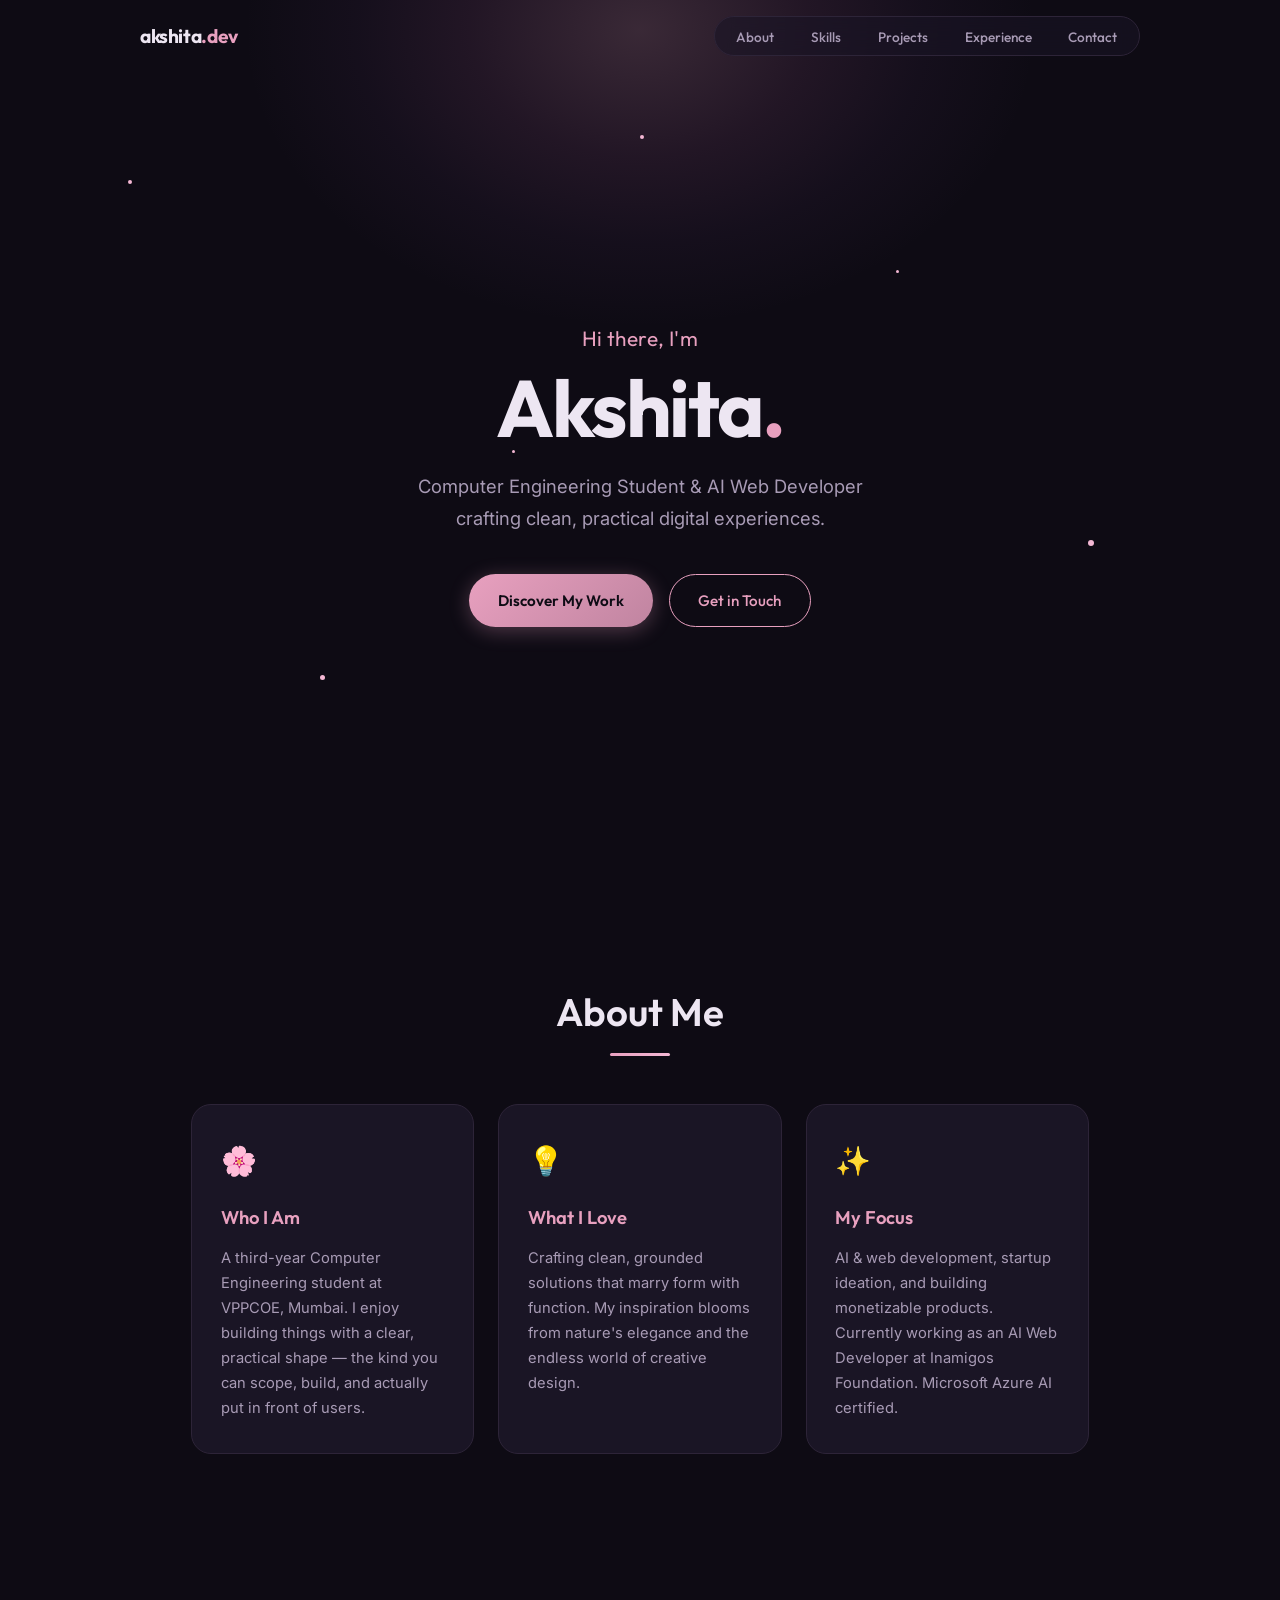
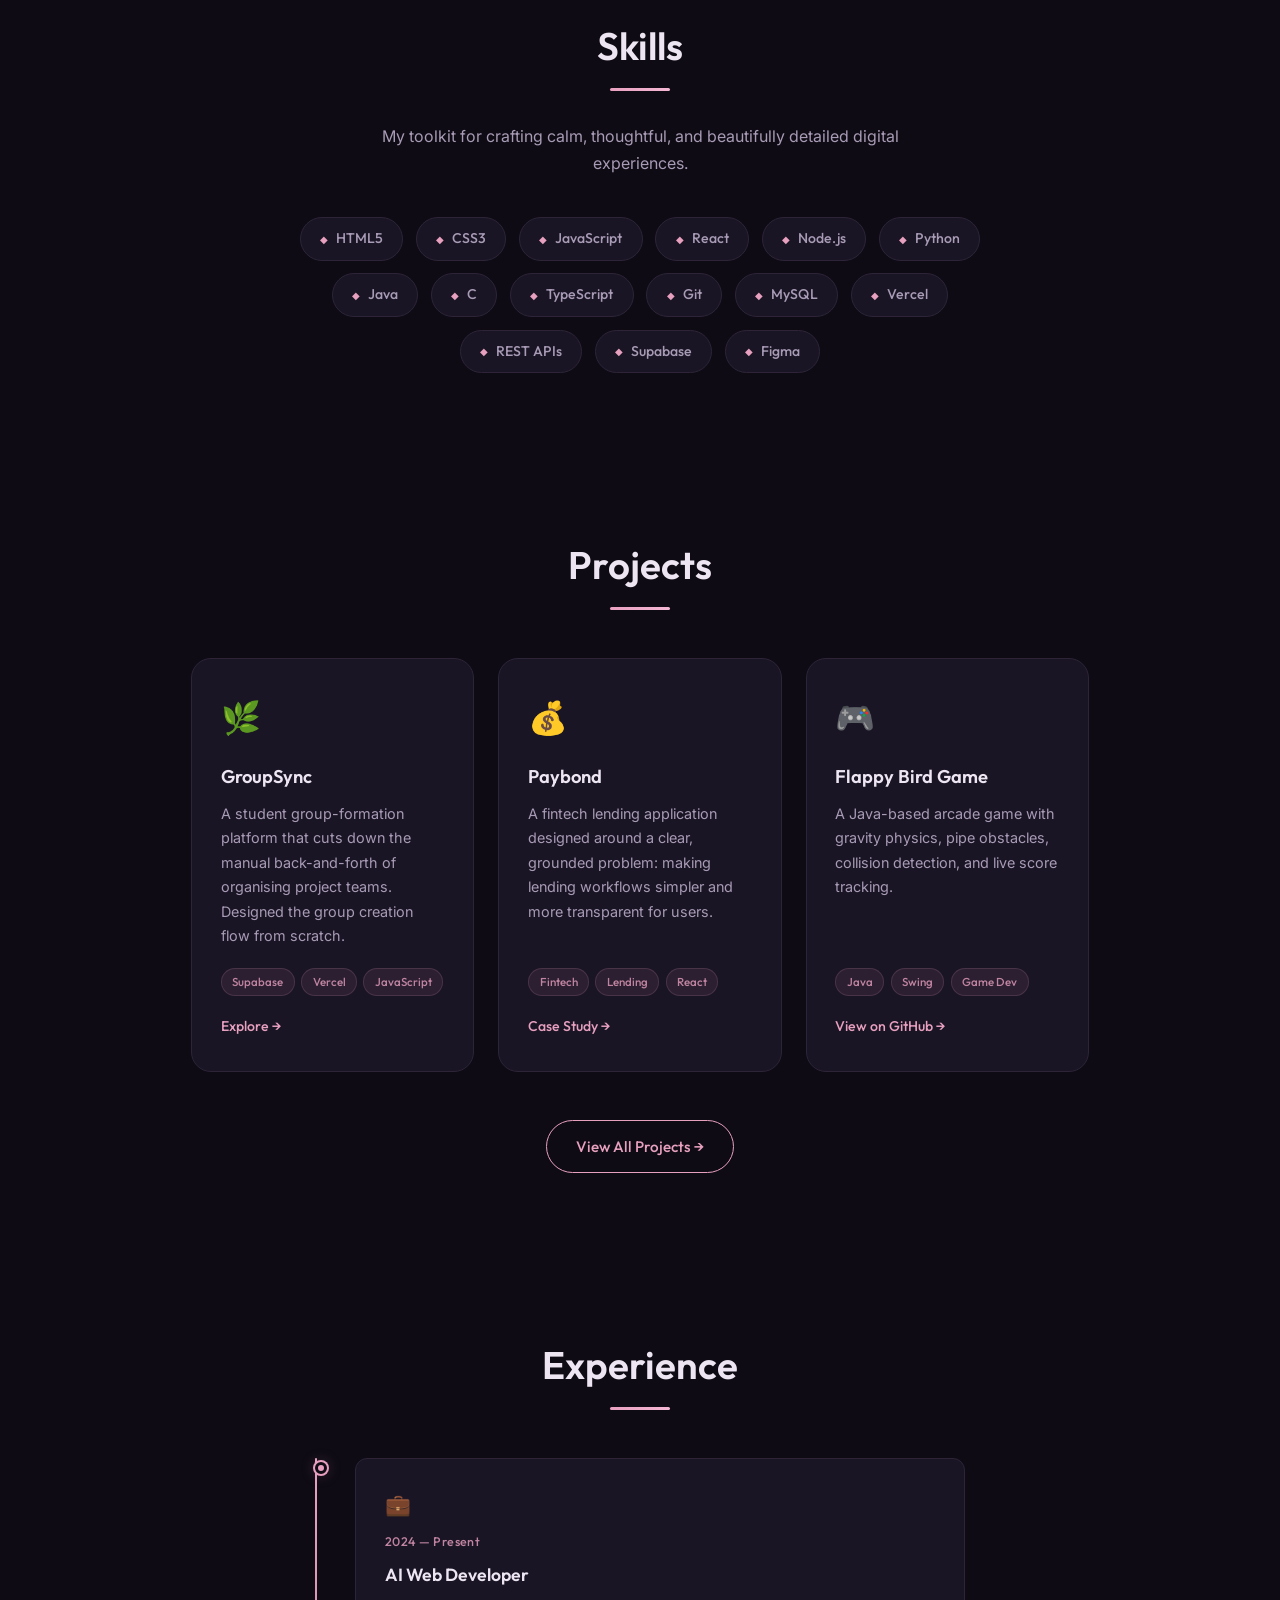
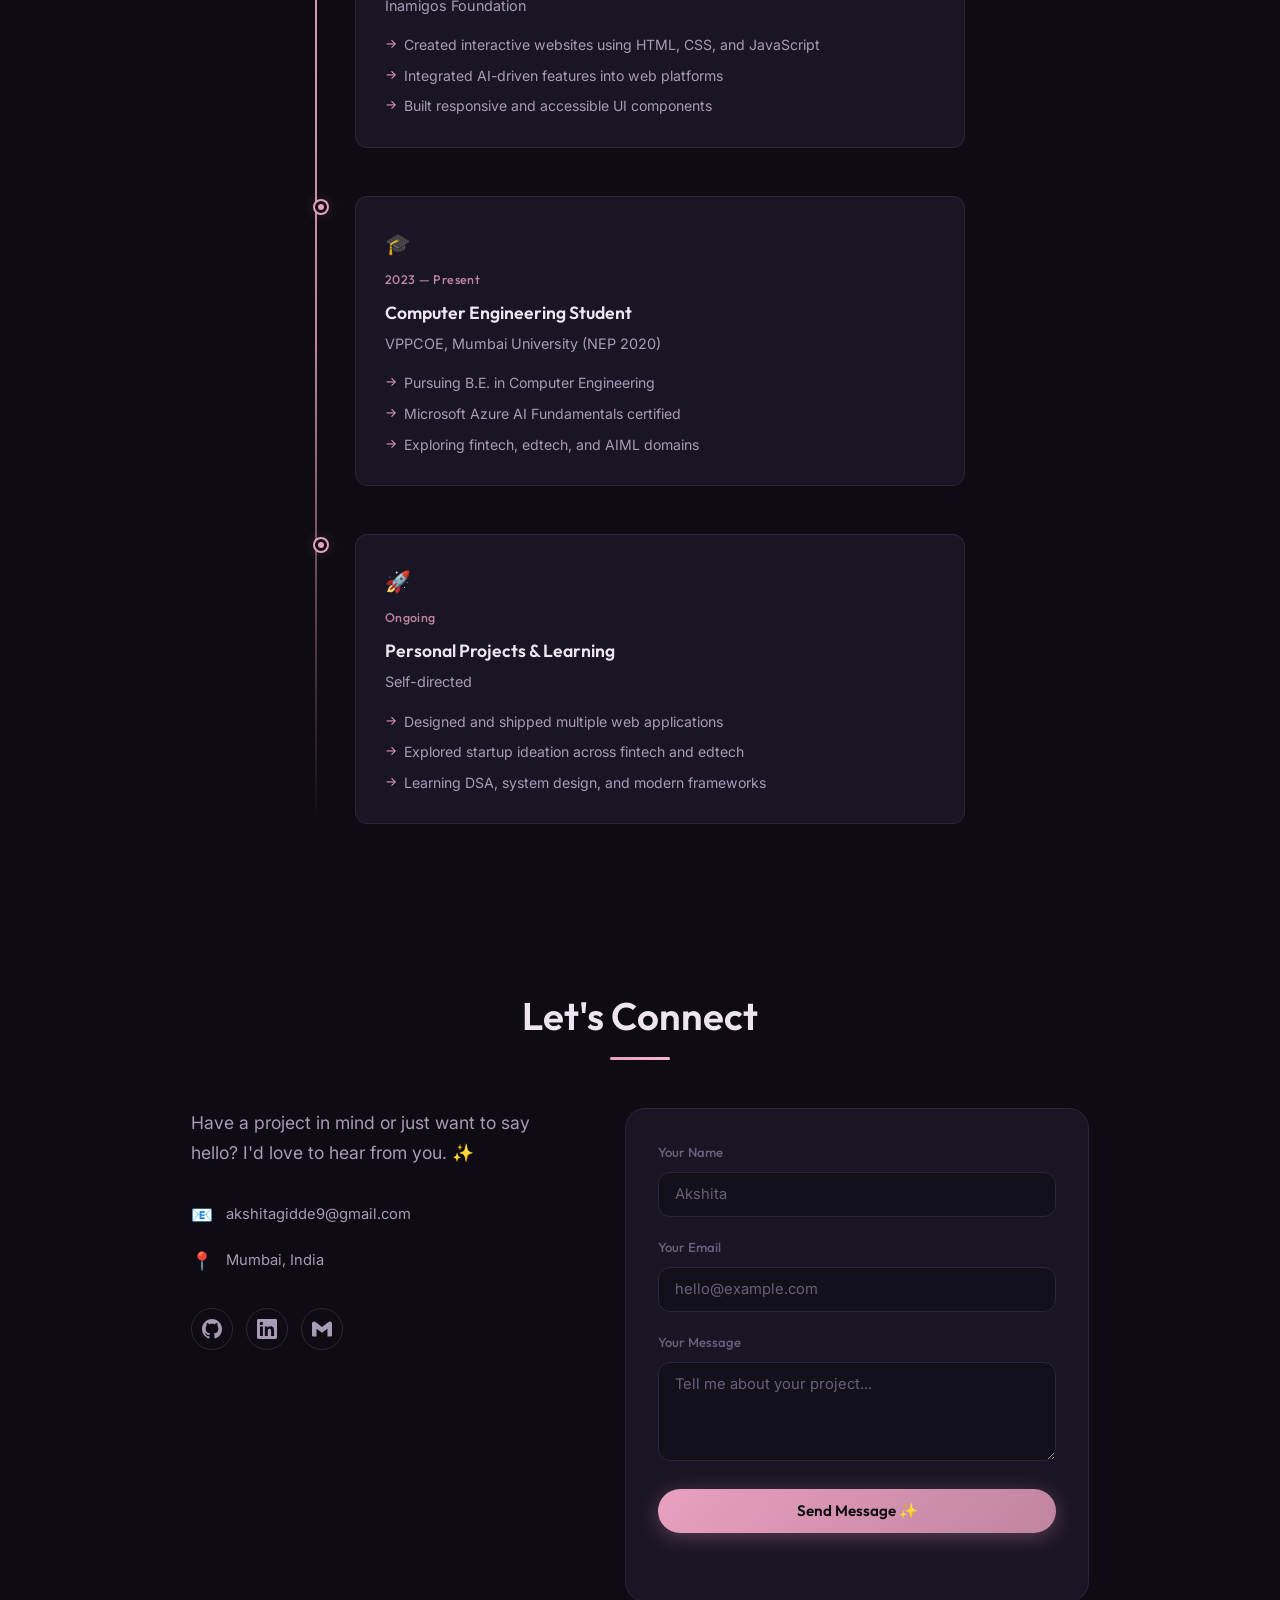
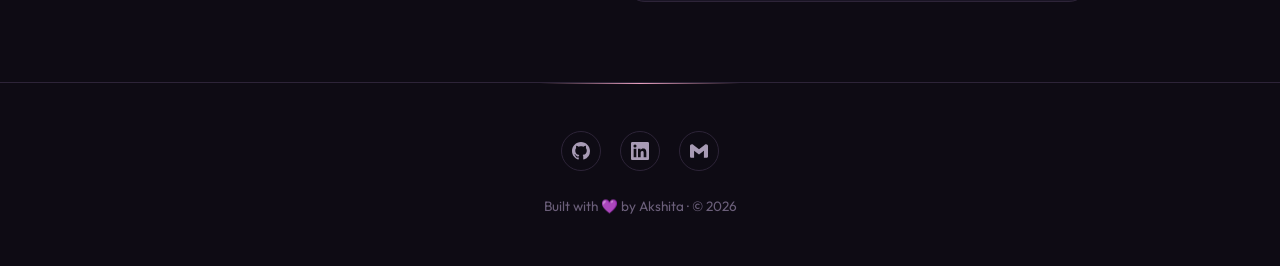
<file: index.html>
<!DOCTYPE html>
<html lang="en">
<head>
  <meta charset="UTF-8">
  <meta name="viewport" content="width=device-width, initial-scale=1.0">
  <title>Akshita — Computer Engineering Portfolio</title>
  <meta name="description" content="Portfolio of Akshita, Computer Engineering student and AI Web Developer building practical, beautiful digital products.">
  <link rel="preconnect" href="https://fonts.googleapis.com">
  <link rel="preconnect" href="https://fonts.gstatic.com" crossorigin>
  <link href="https://fonts.googleapis.com/css2?family=Inter:wght@400;500;600&family=Outfit:wght@300;400;500;600;700&display=swap" rel="stylesheet">
  <link rel="stylesheet" href="CSS%203/base.css">
  <link rel="stylesheet" href="CSS%203/animations.css">
  <link rel="stylesheet" href="CSS%203/header.css">
  <link rel="stylesheet" href="CSS%203/about.css">
  <link rel="stylesheet" href="CSS%203/skills.css">
  <link rel="stylesheet" href="CSS%203/projects.css">
  <link rel="stylesheet" href="CSS%203/experience.css">
  <link rel="stylesheet" href="CSS%203/contact.css">
  <link rel="stylesheet" href="CSS%203/footer.css">
</head>
<body>

  <!-- Navigation -->
  <nav class="nav" id="main-nav">
    <div class="nav__inner">
      <a href="index.html" class="nav__brand">akshita<span>.dev</span></a>
      <button class="nav__toggle" id="nav-toggle" aria-label="Toggle menu">
        <span></span><span></span><span></span>
      </button>
      <ul class="nav__links" id="nav-links">
        <li><a href="#about" class="nav__link">About</a></li>
        <li><a href="#skills" class="nav__link">Skills</a></li>
        <li><a href="#projects" class="nav__link">Projects</a></li>
        <li><a href="#experience" class="nav__link">Experience</a></li>
        <li><a href="#contact" class="nav__link">Contact</a></li>
      </ul>
    </div>
  </nav>

  <!-- Hero Section -->
  <section class="hero" id="hero">
    <div class="hero__glow" aria-hidden="true"></div>
    <div class="hero__particles" aria-hidden="true">
      <span class="particle"></span>
      <span class="particle"></span>
      <span class="particle"></span>
      <span class="particle"></span>
      <span class="particle"></span>
      <span class="particle"></span>
    </div>
    <div class="hero__content">
      <p class="hero__greeting animate-on-scroll">Hi there, I'm</p>
      <h1 class="hero__title animate-on-scroll">Akshita<span class="hero__title-dot">.</span></h1>
      <p class="hero__subtitle animate-on-scroll">Computer Engineering Student &amp; AI Web Developer<br>crafting clean, practical digital experiences.</p>
      <div class="hero__actions animate-on-scroll">
        <a href="#projects" class="btn btn--primary">Discover My Work</a>
        <a href="#contact" class="btn btn--outline">Get in Touch</a>
      </div>
    </div>
  </section>

  <main>
    <!-- About Section -->
    <section id="about" class="section">
      <h2 class="section__title animate-on-scroll">About Me</h2>
      <div class="section__divider animate-on-scroll"></div>
      <div class="about__cards">
        <div class="about__card animate-on-scroll">
          <span class="about__card-icon">🌸</span>
          <h3 class="about__card-title">Who I Am</h3>
          <p>A third-year Computer Engineering student at VPPCOE, Mumbai. I enjoy building things with a clear, practical shape — the kind you can scope, build, and actually put in front of users.</p>
        </div>
        <div class="about__card animate-on-scroll">
          <span class="about__card-icon">💡</span>
          <h3 class="about__card-title">What I Love</h3>
          <p>Crafting clean, grounded solutions that marry form with function. My inspiration blooms from nature's elegance and the endless world of creative design.</p>
        </div>
        <div class="about__card animate-on-scroll">
          <span class="about__card-icon">✨</span>
          <h3 class="about__card-title">My Focus</h3>
          <p>AI &amp; web development, startup ideation, and building monetizable products. Currently working as an AI Web Developer at Inamigos Foundation. Microsoft Azure AI certified.</p>
        </div>
      </div>
    </section>

    <!-- Skills Section -->
    <section id="skills" class="section">
      <h2 class="section__title animate-on-scroll">Skills</h2>
      <div class="section__divider animate-on-scroll"></div>
      <p class="skills__intro animate-on-scroll">My toolkit for crafting calm, thoughtful, and beautifully detailed digital experiences.</p>
      <div class="skills__tags animate-on-scroll">
        <span class="skill-tag"><span class="skill-tag__icon">◆</span> HTML5</span>
        <span class="skill-tag"><span class="skill-tag__icon">◆</span> CSS3</span>
        <span class="skill-tag"><span class="skill-tag__icon">◆</span> JavaScript</span>
        <span class="skill-tag"><span class="skill-tag__icon">◆</span> React</span>
        <span class="skill-tag"><span class="skill-tag__icon">◆</span> Node.js</span>
        <span class="skill-tag"><span class="skill-tag__icon">◆</span> Python</span>
        <span class="skill-tag"><span class="skill-tag__icon">◆</span> Java</span>
        <span class="skill-tag"><span class="skill-tag__icon">◆</span> C</span>
        <span class="skill-tag"><span class="skill-tag__icon">◆</span> TypeScript</span>
        <span class="skill-tag"><span class="skill-tag__icon">◆</span> Git</span>
        <span class="skill-tag"><span class="skill-tag__icon">◆</span> MySQL</span>
        <span class="skill-tag"><span class="skill-tag__icon">◆</span> Vercel</span>
        <span class="skill-tag"><span class="skill-tag__icon">◆</span> REST APIs</span>
        <span class="skill-tag"><span class="skill-tag__icon">◆</span> Supabase</span>
        <span class="skill-tag"><span class="skill-tag__icon">◆</span> Figma</span>
      </div>
    </section>

    <!-- Projects Section (3 Featured) -->
    <section id="projects" class="section">
      <h2 class="section__title animate-on-scroll">Projects</h2>
      <div class="section__divider animate-on-scroll"></div>
      <div class="projects__grid">
        <article class="project-card animate-on-scroll">
          <span class="project-card__icon">🌿</span>
          <h3 class="project-card__title">GroupSync</h3>
          <p class="project-card__desc">A student group-formation platform that cuts down the manual back-and-forth of organising project teams. Designed the group creation flow from scratch.</p>
          <div class="project-card__tech">
            <span>Supabase</span><span>Vercel</span><span>JavaScript</span>
          </div>
          <a href="https://mini-project-sem4-supabase.vercel.app/" class="project-card__link" target="_blank" rel="noopener noreferrer">Explore →</a>
        </article>
        <article class="project-card animate-on-scroll">
          <span class="project-card__icon">💰</span>
          <h3 class="project-card__title">Paybond</h3>
          <p class="project-card__desc">A fintech lending application designed around a clear, grounded problem: making lending workflows simpler and more transparent for users.</p>
          <div class="project-card__tech">
            <span>Fintech</span><span>Lending</span><span>React</span>
          </div>
          <a href="#" class="project-card__link">Case Study →</a>
        </article>
        <article class="project-card animate-on-scroll">
          <span class="project-card__icon">🎮</span>
          <h3 class="project-card__title">Flappy Bird Game</h3>
          <p class="project-card__desc">A Java-based arcade game with gravity physics, pipe obstacles, collision detection, and live score tracking.</p>
          <div class="project-card__tech">
            <span>Java</span><span>Swing</span><span>Game Dev</span>
          </div>
          <a href="https://github.com/akshitagidde/Flappy-Bird-Game-using-java" class="project-card__link" target="_blank" rel="noopener noreferrer">View on GitHub →</a>
        </article>
      </div>
      <div class="projects__more animate-on-scroll">
        <a href="projects.html" class="btn btn--outline">View All Projects →</a>
      </div>
    </section>

    <!-- Experience Section -->
    <section id="experience" class="section">
      <h2 class="section__title animate-on-scroll">Experience</h2>
      <div class="section__divider animate-on-scroll"></div>
      <div class="timeline">
        <div class="timeline__item animate-on-scroll">
          <div class="timeline__dot"></div>
          <div class="timeline__content">
            <span class="timeline__icon">💼</span>
            <span class="timeline__date">2024 — Present</span>
            <h3 class="timeline__role">AI Web Developer</h3>
            <p class="timeline__company">Inamigos Foundation</p>
            <ul class="timeline__details">
              <li>Created interactive websites using HTML, CSS, and JavaScript</li>
              <li>Integrated AI-driven features into web platforms</li>
              <li>Built responsive and accessible UI components</li>
            </ul>
          </div>
        </div>
        <div class="timeline__item animate-on-scroll">
          <div class="timeline__dot"></div>
          <div class="timeline__content">
            <span class="timeline__icon">🎓</span>
            <span class="timeline__date">2023 — Present</span>
            <h3 class="timeline__role">Computer Engineering Student</h3>
            <p class="timeline__company">VPPCOE, Mumbai University (NEP 2020)</p>
            <ul class="timeline__details">
              <li>Pursuing B.E. in Computer Engineering</li>
              <li>Microsoft Azure AI Fundamentals certified</li>
              <li>Exploring fintech, edtech, and AIML domains</li>
            </ul>
          </div>
        </div>
        <div class="timeline__item animate-on-scroll">
          <div class="timeline__dot"></div>
          <div class="timeline__content">
            <span class="timeline__icon">🚀</span>
            <span class="timeline__date">Ongoing</span>
            <h3 class="timeline__role">Personal Projects &amp; Learning</h3>
            <p class="timeline__company">Self-directed</p>
            <ul class="timeline__details">
              <li>Designed and shipped multiple web applications</li>
              <li>Explored startup ideation across fintech and edtech</li>
              <li>Learning DSA, system design, and modern frameworks</li>
            </ul>
          </div>
        </div>
      </div>
    </section>

    <!-- Contact Section -->
    <section id="contact" class="section">
      <h2 class="section__title animate-on-scroll">Let's Connect</h2>
      <div class="section__divider animate-on-scroll"></div>
      <div class="contact__wrapper animate-on-scroll">
        <div class="contact__info">
          <p class="contact__tagline">Have a project in mind or just want to say hello? I'd love to hear from you. ✨</p>
          <div class="contact__details">
            <div class="contact__detail">
              <span class="contact__detail-icon">📧</span>
              <a href="mailto:akshitagidde9@gmail.com">akshitagidde9@gmail.com</a>
            </div>
            <div class="contact__detail">
              <span class="contact__detail-icon">📍</span>
              <span>Mumbai, India</span>
            </div>
          </div>
          <div class="contact__socials">
            <a href="https://github.com/akshitagidde" target="_blank" rel="noopener noreferrer" class="contact__social-link" aria-label="GitHub">
              <svg viewBox="0 0 24 24" fill="currentColor" width="20" height="20"><path d="M12 0C5.37 0 0 5.37 0 12c0 5.31 3.435 9.795 8.205 11.385.6.105.825-.255.825-.57 0-.285-.015-1.23-.015-2.235-3.015.555-3.795-.735-4.035-1.41-.135-.345-.72-1.41-1.23-1.695-.42-.225-1.02-.78-.015-.795.945-.015 1.62.87 1.845 1.23 1.08 1.815 2.805 1.305 3.495.99.105-.78.42-1.305.765-1.605-2.67-.3-5.46-1.335-5.46-5.925 0-1.305.465-2.385 1.23-3.225-.12-.3-.54-1.53.12-3.18 0 0 1.005-.315 3.3 1.23.96-.27 1.98-.405 3-.405s2.04.135 3 .405c2.295-1.56 3.3-1.23 3.3-1.23.66 1.65.24 2.88.12 3.18.765.84 1.23 1.905 1.23 3.225 0 4.605-2.805 5.625-5.475 5.925.435.375.81 1.095.81 2.22 0 1.605-.015 2.895-.015 3.3 0 .315.225.69.825.57A12.02 12.02 0 0024 12c0-6.63-5.37-12-12-12z"/></svg>
            </a>
            <a href="https://www.linkedin.com/in/akshita-gidde-96129b32b/" target="_blank" rel="noopener noreferrer" class="contact__social-link" aria-label="LinkedIn">
              <svg viewBox="0 0 24 24" fill="currentColor" width="20" height="20"><path d="M20.447 20.452h-3.554v-5.569c0-1.328-.027-3.037-1.852-3.037-1.853 0-2.136 1.445-2.136 2.939v5.667H9.351V9h3.414v1.561h.046c.477-.9 1.637-1.85 3.37-1.85 3.601 0 4.267 2.37 4.267 5.455v6.286zM5.337 7.433a2.062 2.062 0 01-2.063-2.065 2.064 2.064 0 112.063 2.065zm1.782 13.019H3.555V9h3.564v11.452zM22.225 0H1.771C.792 0 0 .774 0 1.729v20.542C0 23.227.792 24 1.771 24h20.451C23.2 24 24 23.227 24 22.271V1.729C24 .774 23.2 0 22.222 0h.003z"/></svg>
            </a>
            <a href="mailto:akshitagidde9@gmail.com" class="contact__social-link" aria-label="Email">
              <svg viewBox="0 0 24 24" fill="currentColor" width="20" height="20"><path d="M24 5.457v13.909c0 .904-.732 1.636-1.636 1.636h-3.819V11.73L12 16.64l-6.545-4.91v9.273H1.636A1.636 1.636 0 010 19.366V5.457c0-2.023 2.309-3.178 3.927-1.964L5.455 4.64 12 9.548l6.545-4.91 1.528-1.145C21.69 2.28 24 3.434 24 5.457z"/></svg>
            </a>
          </div>
        </div>
        <form class="contact__form" id="contact-form">
          <div class="field">
            <label for="name">Your Name</label>
            <input type="text" id="name" name="name" placeholder="Akshita" required>
          </div>
          <div class="field">
            <label for="email">Your Email</label>
            <input type="email" id="email" name="email" placeholder="hello@example.com" required>
          </div>
          <div class="field">
            <label for="message">Your Message</label>
            <textarea id="message" name="message" rows="4" placeholder="Tell me about your project..." required></textarea>
          </div>
          <button type="submit" class="btn btn--primary btn--full">Send Message ✨</button>
          <p class="contact__status" id="contact-status" role="status" aria-live="polite"></p>
        </form>
      </div>
    </section>
  </main>

  <!-- Footer -->
  <footer class="footer">
    <div class="footer__inner">
      <div class="footer__socials">
        <a href="https://github.com/akshitagidde" target="_blank" rel="noopener noreferrer" aria-label="GitHub">
          <svg viewBox="0 0 24 24" fill="currentColor" width="18" height="18"><path d="M12 0C5.37 0 0 5.37 0 12c0 5.31 3.435 9.795 8.205 11.385.6.105.825-.255.825-.57 0-.285-.015-1.23-.015-2.235-3.015.555-3.795-.735-4.035-1.41-.135-.345-.72-1.41-1.23-1.695-.42-.225-1.02-.78-.015-.795.945-.015 1.62.87 1.845 1.23 1.08 1.815 2.805 1.305 3.495.99.105-.78.42-1.305.765-1.605-2.67-.3-5.46-1.335-5.46-5.925 0-1.305.465-2.385 1.23-3.225-.12-.3-.54-1.53.12-3.18 0 0 1.005-.315 3.3 1.23.96-.27 1.98-.405 3-.405s2.04.135 3 .405c2.295-1.56 3.3-1.23 3.3-1.23.66 1.65.24 2.88.12 3.18.765.84 1.23 1.905 1.23 3.225 0 4.605-2.805 5.625-5.475 5.925.435.375.81 1.095.81 2.22 0 1.605-.015 2.895-.015 3.3 0 .315.225.69.825.57A12.02 12.02 0 0024 12c0-6.63-5.37-12-12-12z"/></svg>
        </a>
        <a href="https://www.linkedin.com/in/akshita-gidde-96129b32b/" target="_blank" rel="noopener noreferrer" aria-label="LinkedIn">
          <svg viewBox="0 0 24 24" fill="currentColor" width="18" height="18"><path d="M20.447 20.452h-3.554v-5.569c0-1.328-.027-3.037-1.852-3.037-1.853 0-2.136 1.445-2.136 2.939v5.667H9.351V9h3.414v1.561h.046c.477-.9 1.637-1.85 3.37-1.85 3.601 0 4.267 2.37 4.267 5.455v6.286zM5.337 7.433a2.062 2.062 0 01-2.063-2.065 2.064 2.064 0 112.063 2.065zm1.782 13.019H3.555V9h3.564v11.452zM22.225 0H1.771C.792 0 0 .774 0 1.729v20.542C0 23.227.792 24 1.771 24h20.451C23.2 24 24 23.227 24 22.271V1.729C24 .774 23.2 0 22.222 0h.003z"/></svg>
        </a>
        <a href="mailto:akshitagidde9@gmail.com" aria-label="Email">
          <svg viewBox="0 0 24 24" fill="currentColor" width="18" height="18"><path d="M24 5.457v13.909c0 .904-.732 1.636-1.636 1.636h-3.819V11.73L12 16.64l-6.545-4.91v9.273H1.636A1.636 1.636 0 010 19.366V5.457c0-2.023 2.309-3.178 3.927-1.964L5.455 4.64 12 9.548l6.545-4.91 1.528-1.145C21.69 2.28 24 3.434 24 5.457z"/></svg>
        </a>
      </div>
      <p class="footer__copy">Built with 💜 by Akshita · © 2026</p>
    </div>
  </footer>

  <script src="JS/script.js"></script>
</body>
</html>
</file>
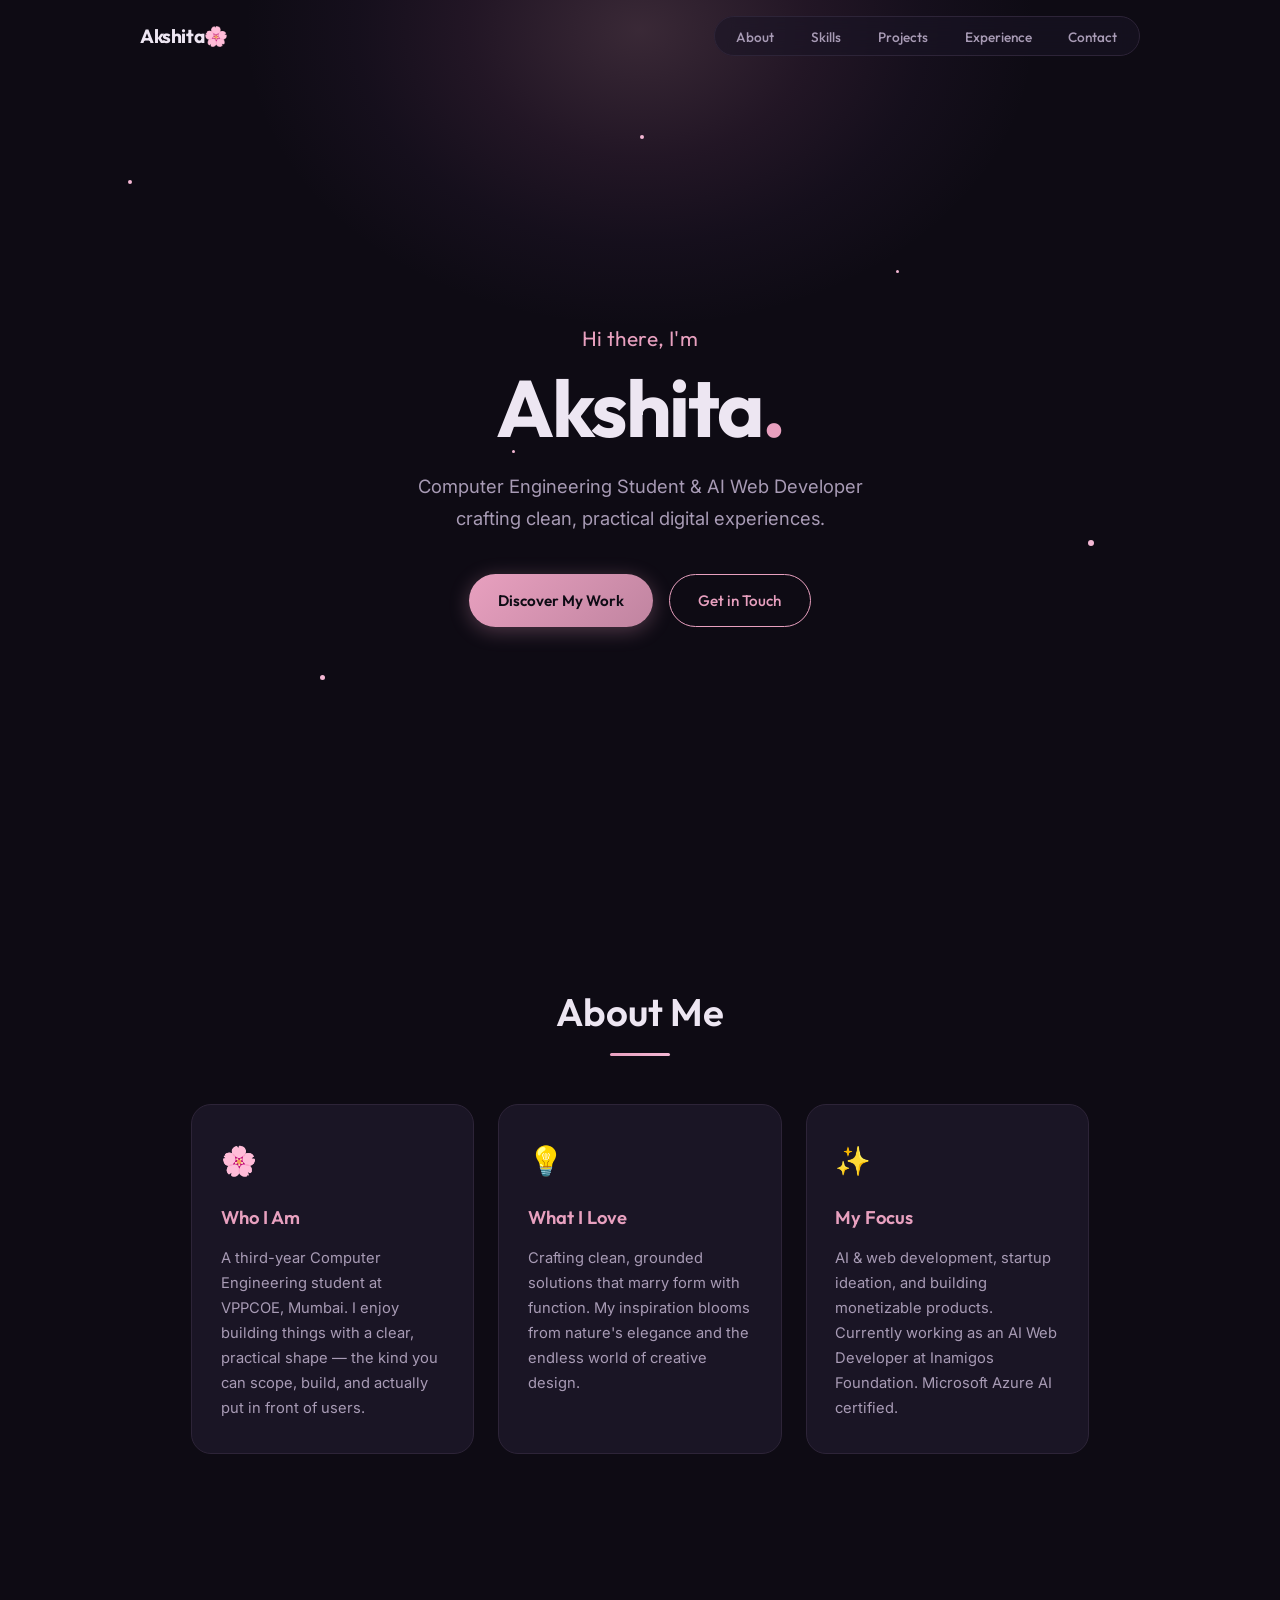
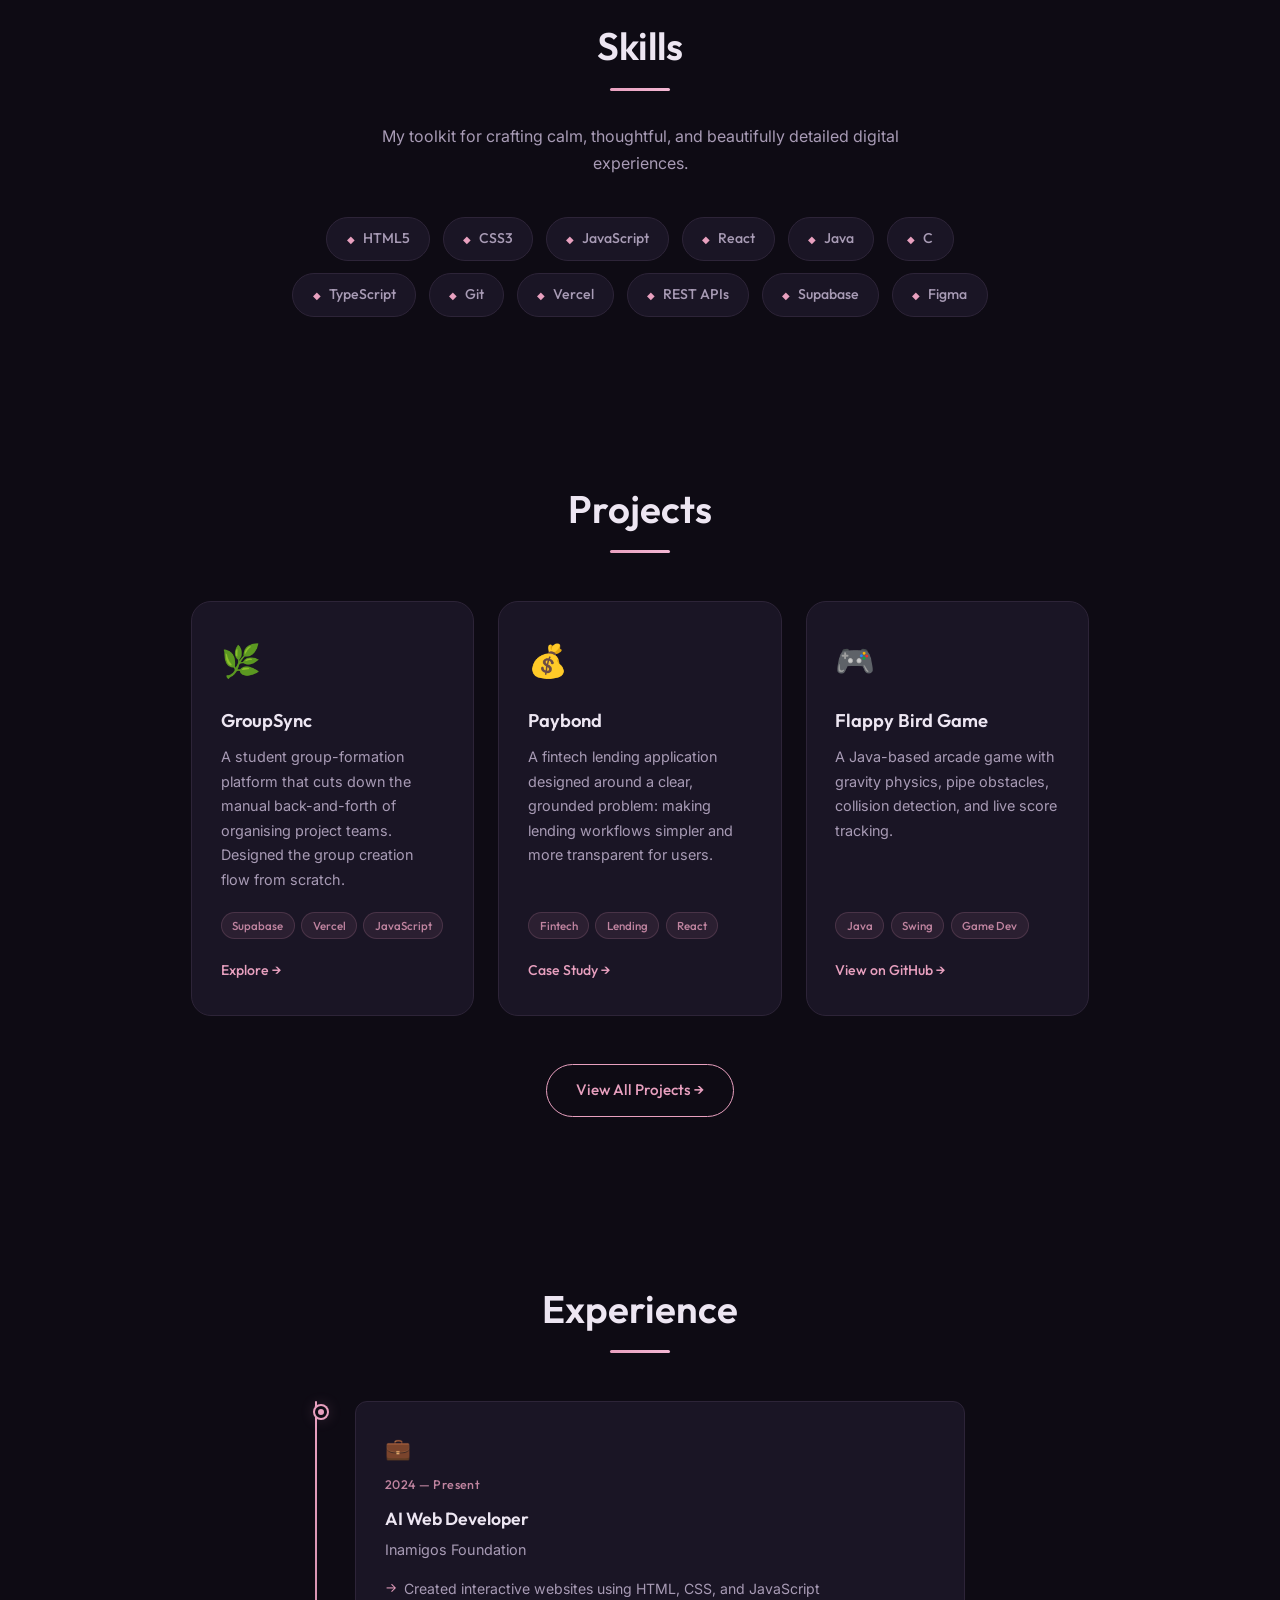
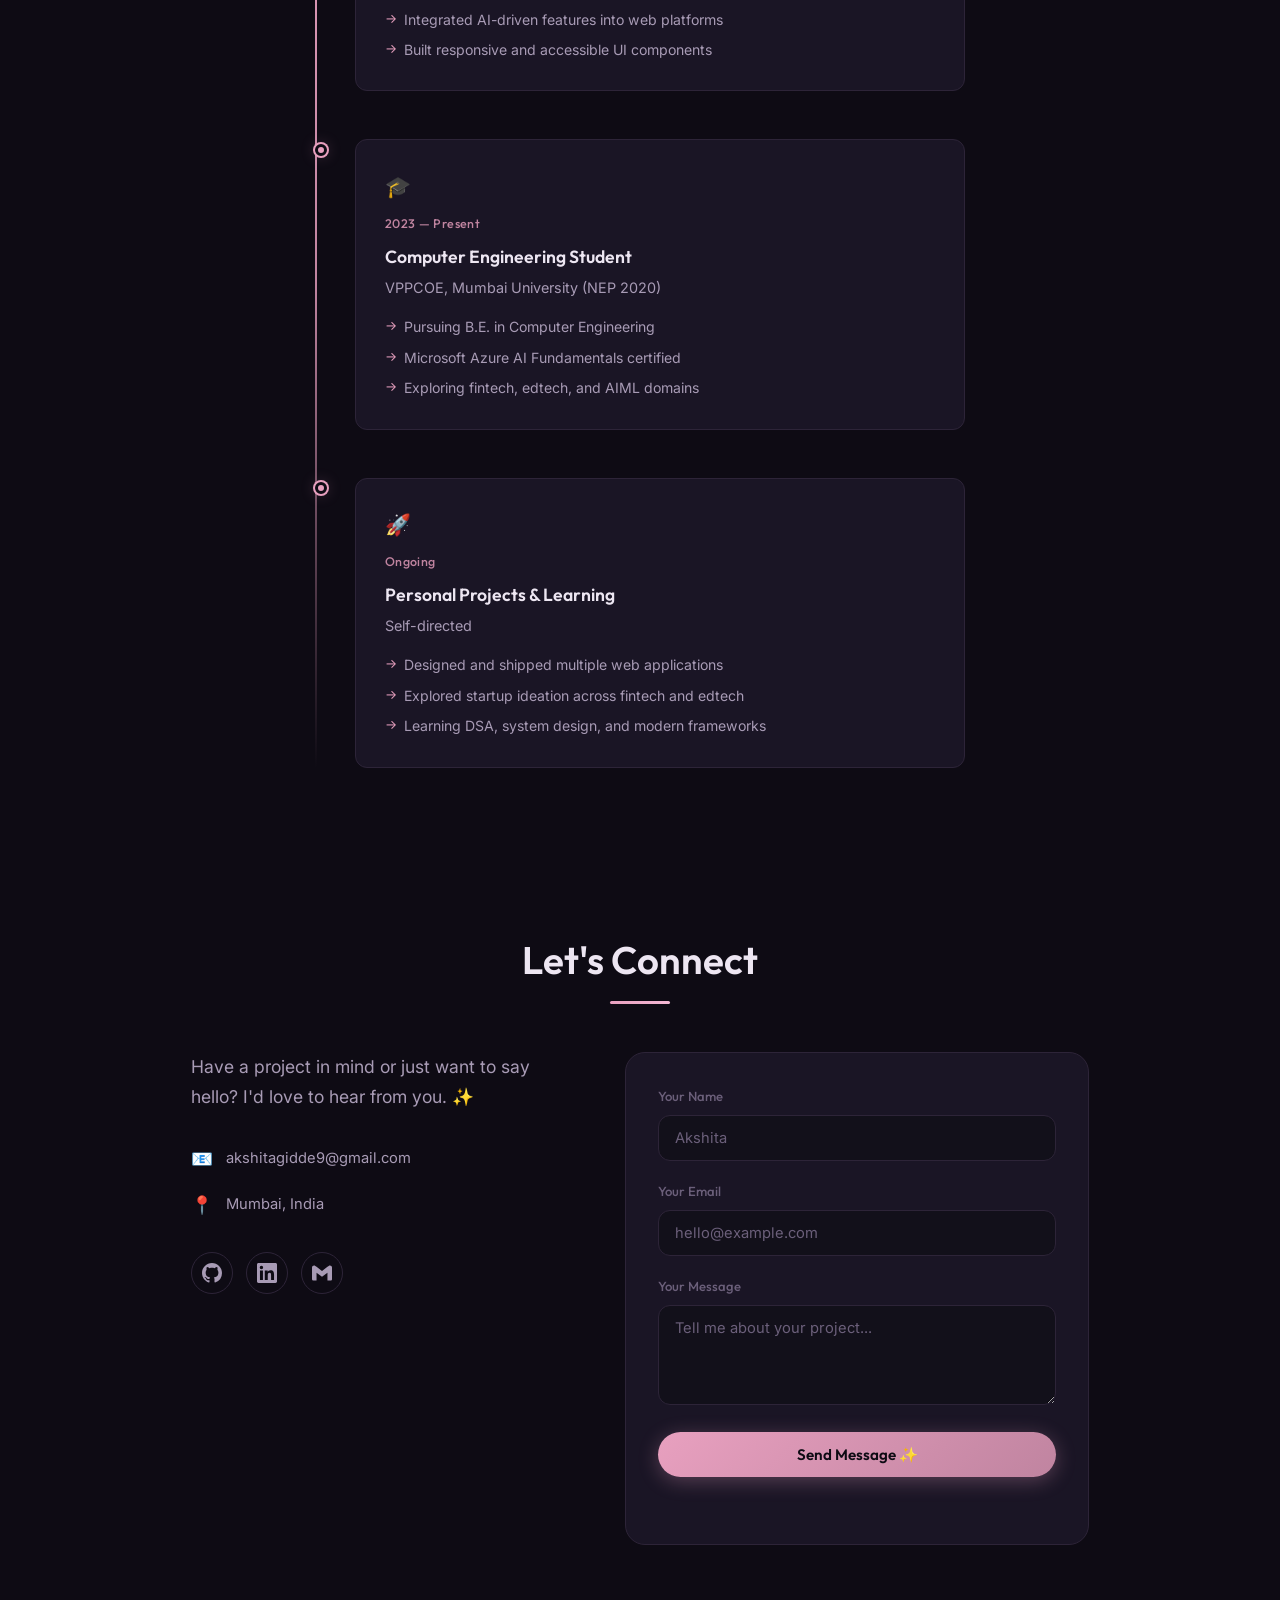
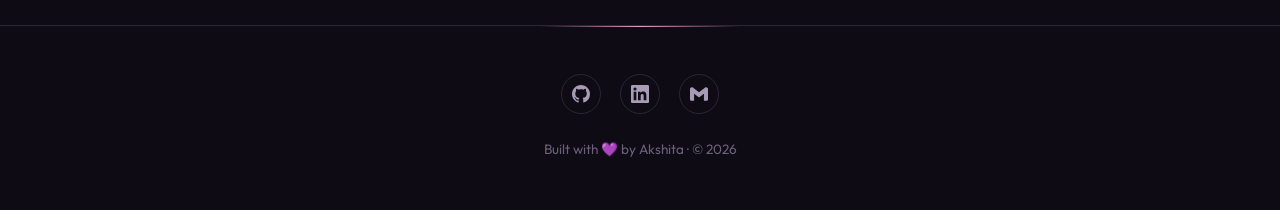
<file: HTML 5/index.html>
﻿<!DOCTYPE html>
<html lang="en">
<head>
  <meta charset="UTF-8">
  <meta name="viewport" content="width=device-width, initial-scale=1.0">
  <title>Akshita — Computer Engineering Portfolio</title>
  <meta name="description" content="Portfolio of Akshita, Computer Engineering student and AI Web Developer building practical, beautiful digital products.">
  <link rel="preconnect" href="https://fonts.googleapis.com">
  <link rel="preconnect" href="https://fonts.gstatic.com" crossorigin>
  <link href="https://fonts.googleapis.com/css2?family=Inter:wght@400;500;600&family=Outfit:wght@300;400;500;600;700&display=swap" rel="stylesheet">
  <link rel="stylesheet" href="../CSS%203/base.css">
  <link rel="stylesheet" href="../CSS%203/animations.css">
  <link rel="stylesheet" href="../CSS%203/header.css">
  <link rel="stylesheet" href="../CSS%203/about.css">
  <link rel="stylesheet" href="../CSS%203/skills.css">
  <link rel="stylesheet" href="../CSS%203/projects.css">
  <link rel="stylesheet" href="../CSS%203/experience.css">
  <link rel="stylesheet" href="../CSS%203/contact.css">
  <link rel="stylesheet" href="../CSS%203/footer.css">
</head>
<body>

  <!-- Navigation -->
  <nav class="nav" id="main-nav">
    <div class="nav__inner">
      <a href="index.html" class="nav__brand">Akshita🌸</a>
      <button class="nav__toggle" id="nav-toggle" aria-label="Toggle menu">
        <span></span><span></span><span></span>
      </button>
      <ul class="nav__links" id="nav-links">
        <li><a href="#about" class="nav__link">About</a></li>
        <li><a href="#skills" class="nav__link">Skills</a></li>
        <li><a href="#projects" class="nav__link">Projects</a></li>
        <li><a href="#experience" class="nav__link">Experience</a></li>
        <li><a href="#contact" class="nav__link">Contact</a></li>
      </ul>
    </div>
  </nav>

  <!-- Hero Section -->
  <section class="hero" id="hero">
    <div class="hero__glow" aria-hidden="true"></div>
    <div class="hero__particles" aria-hidden="true">
      <span class="particle"></span>
      <span class="particle"></span>
      <span class="particle"></span>
      <span class="particle"></span>
      <span class="particle"></span>
      <span class="particle"></span>
    </div>
    <div class="hero__content">
      <p class="hero__greeting animate-on-scroll">Hi there, I'm</p>
      <h1 class="hero__title animate-on-scroll">Akshita<span class="hero__title-dot">.</span></h1>
      <p class="hero__subtitle animate-on-scroll">Computer Engineering Student &amp; AI Web Developer<br>crafting clean, practical digital experiences.</p>
      <div class="hero__actions animate-on-scroll">
        <a href="#projects" class="btn btn--primary">Discover My Work</a>
        <a href="#contact" class="btn btn--outline">Get in Touch</a>
      </div>
    </div>
  </section>

  <main>
    <!-- About Section -->
    <section id="about" class="section">
      <h2 class="section__title animate-on-scroll">About Me</h2>
      <div class="section__divider animate-on-scroll"></div>
      <div class="about__cards">
        <div class="about__card animate-on-scroll">
          <span class="about__card-icon">🌸</span>
          <h3 class="about__card-title">Who I Am</h3>
          <p>A third-year Computer Engineering student at VPPCOE, Mumbai. I enjoy building things with a clear, practical shape — the kind you can scope, build, and actually put in front of users.</p>
        </div>
        <div class="about__card animate-on-scroll">
          <span class="about__card-icon">💡</span>
          <h3 class="about__card-title">What I Love</h3>
          <p>Crafting clean, grounded solutions that marry form with function. My inspiration blooms from nature's elegance and the endless world of creative design.</p>
        </div>
        <div class="about__card animate-on-scroll">
          <span class="about__card-icon">✨</span>
          <h3 class="about__card-title">My Focus</h3>
          <p>AI &amp; web development, startup ideation, and building monetizable products. Currently working as an AI Web Developer at Inamigos Foundation. Microsoft Azure AI certified.</p>
        </div>
      </div>
    </section>

    <!-- Skills Section -->
    <section id="skills" class="section">
      <h2 class="section__title animate-on-scroll">Skills</h2>
      <div class="section__divider animate-on-scroll"></div>
      <p class="skills__intro animate-on-scroll">My toolkit for crafting calm, thoughtful, and beautifully detailed digital experiences.</p>
      <div class="skills__tags animate-on-scroll">
        <span class="skill-tag"><span class="skill-tag__icon">◆</span> HTML5</span>
        <span class="skill-tag"><span class="skill-tag__icon">◆</span> CSS3</span>
        <span class="skill-tag"><span class="skill-tag__icon">◆</span> JavaScript</span>
        <span class="skill-tag"><span class="skill-tag__icon">◆</span> React</span>
        <span class="skill-tag"><span class="skill-tag__icon">◆</span> Java</span>
        <span class="skill-tag"><span class="skill-tag__icon">◆</span> C</span>
        <span class="skill-tag"><span class="skill-tag__icon">◆</span> TypeScript</span>
        <span class="skill-tag"><span class="skill-tag__icon">◆</span> Git</span>
        <span class="skill-tag"><span class="skill-tag__icon">◆</span> Vercel</span>
        <span class="skill-tag"><span class="skill-tag__icon">◆</span> REST APIs</span>
        <span class="skill-tag"><span class="skill-tag__icon">◆</span> Supabase</span>
        <span class="skill-tag"><span class="skill-tag__icon">◆</span> Figma</span>
      </div>
    </section>

    <!-- Projects Section -->
    <section id="projects" class="section">
      <h2 class="section__title animate-on-scroll">Projects</h2>
      <div class="section__divider animate-on-scroll"></div>
      <div class="projects__grid">
        <article class="project-card animate-on-scroll">
          <span class="project-card__icon">🌿</span>
          <h3 class="project-card__title">GroupSync</h3>
          <p class="project-card__desc">A student group-formation platform that cuts down the manual back-and-forth of organising project teams. Designed the group creation flow from scratch.</p>
          <div class="project-card__tech">
            <span>Supabase</span><span>Vercel</span><span>JavaScript</span>
          </div>
          <a href="https://mini-project-sem4-supabase.vercel.app/" class="project-card__link" target="_blank" rel="noopener noreferrer">Explore →</a>
        </article>
        <article class="project-card animate-on-scroll">
          <span class="project-card__icon">💰</span>
          <h3 class="project-card__title">Paybond</h3>
          <p class="project-card__desc">A fintech lending application designed around a clear, grounded problem: making lending workflows simpler and more transparent for users.</p>
          <div class="project-card__tech">
            <span>Fintech</span><span>Lending</span><span>React</span>
          </div>
          <a href="#" class="project-card__link">Case Study →</a>
        </article>
        <article class="project-card animate-on-scroll">
          <span class="project-card__icon">🎮</span>
          <h3 class="project-card__title">Flappy Bird Game</h3>
          <p class="project-card__desc">A Java-based arcade game with gravity physics, pipe obstacles, collision detection, and live score tracking.</p>
          <div class="project-card__tech">
            <span>Java</span><span>Swing</span><span>Game Dev</span>
          </div>
          <a href="https://github.com/akshitagidde/Flappy-Bird-Game-using-java" class="project-card__link" target="_blank" rel="noopener noreferrer">View on GitHub →</a>
        </article>
      </div>
      <div class="projects__more animate-on-scroll">
        <a href="projects.html" class="btn btn--outline">View All Projects →</a>
      </div>
    </section>

    <!-- Experience Section -->
    <section id="experience" class="section">
      <h2 class="section__title animate-on-scroll">Experience</h2>
      <div class="section__divider animate-on-scroll"></div>
      <div class="timeline">
        <div class="timeline__item animate-on-scroll">
          <div class="timeline__dot"></div>
          <div class="timeline__content">
            <span class="timeline__icon">💼</span>
            <span class="timeline__date">2024 — Present</span>
            <h3 class="timeline__role">AI Web Developer</h3>
            <p class="timeline__company">Inamigos Foundation</p>
            <ul class="timeline__details">
              <li>Created interactive websites using HTML, CSS, and JavaScript</li>
              <li>Integrated AI-driven features into web platforms</li>
              <li>Built responsive and accessible UI components</li>
            </ul>
          </div>
        </div>
        <div class="timeline__item animate-on-scroll">
          <div class="timeline__dot"></div>
          <div class="timeline__content">
            <span class="timeline__icon">🎓</span>
            <span class="timeline__date">2023 — Present</span>
            <h3 class="timeline__role">Computer Engineering Student</h3>
            <p class="timeline__company">VPPCOE, Mumbai University (NEP 2020)</p>
            <ul class="timeline__details">
              <li>Pursuing B.E. in Computer Engineering</li>
              <li>Microsoft Azure AI Fundamentals certified</li>
              <li>Exploring fintech, edtech, and AIML domains</li>
            </ul>
          </div>
        </div>
        <div class="timeline__item animate-on-scroll">
          <div class="timeline__dot"></div>
          <div class="timeline__content">
            <span class="timeline__icon">🚀</span>
            <span class="timeline__date">Ongoing</span>
            <h3 class="timeline__role">Personal Projects &amp; Learning</h3>
            <p class="timeline__company">Self-directed</p>
            <ul class="timeline__details">
              <li>Designed and shipped multiple web applications</li>
              <li>Explored startup ideation across fintech and edtech</li>
              <li>Learning DSA, system design, and modern frameworks</li>
            </ul>
          </div>
        </div>
      </div>
    </section>

    <!-- Contact Section -->
    <section id="contact" class="section">
      <h2 class="section__title animate-on-scroll">Let's Connect</h2>
      <div class="section__divider animate-on-scroll"></div>
      <div class="contact__wrapper animate-on-scroll">
        <div class="contact__info">
          <p class="contact__tagline">Have a project in mind or just want to say hello? I'd love to hear from you. ✨</p>
          <div class="contact__details">
            <div class="contact__detail">
              <span class="contact__detail-icon">📧</span>
              <a href="mailto:akshitagidde9@gmail.com">akshitagidde9@gmail.com</a>
            </div>
            <div class="contact__detail">
              <span class="contact__detail-icon">📍</span>
              <span>Mumbai, India</span>
            </div>
          </div>
          <div class="contact__socials">
            <a href="https://github.com/akshitagidde" target="_blank" rel="noopener noreferrer" class="contact__social-link" aria-label="GitHub">
              <svg viewBox="0 0 24 24" fill="currentColor" width="20" height="20"><path d="M12 0C5.37 0 0 5.37 0 12c0 5.31 3.435 9.795 8.205 11.385.6.105.825-.255.825-.57 0-.285-.015-1.23-.015-2.235-3.015.555-3.795-.735-4.035-1.41-.135-.345-.72-1.41-1.23-1.695-.42-.225-1.02-.78-.015-.795.945-.015 1.62.87 1.845 1.23 1.08 1.815 2.805 1.305 3.495.99.105-.78.42-1.305.765-1.605-2.67-.3-5.46-1.335-5.46-5.925 0-1.305.465-2.385 1.23-3.225-.12-.3-.54-1.53.12-3.18 0 0 1.005-.315 3.3 1.23.96-.27 1.98-.405 3-.405s2.04.135 3 .405c2.295-1.56 3.3-1.23 3.3-1.23.66 1.65.24 2.88.12 3.18.765.84 1.23 1.905 1.23 3.225 0 4.605-2.805 5.625-5.475 5.925.435.375.81 1.095.81 2.22 0 1.605-.015 2.895-.015 3.3 0 .315.225.69.825.57A12.02 12.02 0 0024 12c0-6.63-5.37-12-12-12z"/></svg>
            </a>
            <a href="https://www.linkedin.com/in/akshita-gidde-96129b32b/" target="_blank" rel="noopener noreferrer" class="contact__social-link" aria-label="LinkedIn">
              <svg viewBox="0 0 24 24" fill="currentColor" width="20" height="20"><path d="M20.447 20.452h-3.554v-5.569c0-1.328-.027-3.037-1.852-3.037-1.853 0-2.136 1.445-2.136 2.939v5.667H9.351V9h3.414v1.561h.046c.477-.9 1.637-1.85 3.37-1.85 3.601 0 4.267 2.37 4.267 5.455v6.286zM5.337 7.433a2.062 2.062 0 01-2.063-2.065 2.064 2.064 0 112.063 2.065zm1.782 13.019H3.555V9h3.564v11.452zM22.225 0H1.771C.792 0 0 .774 0 1.729v20.542C0 23.227.792 24 1.771 24h20.451C23.2 24 24 23.227 24 22.271V1.729C24 .774 23.2 0 22.222 0h.003z"/></svg>
            </a>
            <a href="mailto:akshitagidde9@gmail.com" class="contact__social-link" aria-label="Email">
              <svg viewBox="0 0 24 24" fill="currentColor" width="20" height="20"><path d="M24 5.457v13.909c0 .904-.732 1.636-1.636 1.636h-3.819V11.73L12 16.64l-6.545-4.91v9.273H1.636A1.636 1.636 0 010 19.366V5.457c0-2.023 2.309-3.178 3.927-1.964L5.455 4.64 12 9.548l6.545-4.91 1.528-1.145C21.69 2.28 24 3.434 24 5.457z"/></svg>
            </a>
          </div>
        </div>
        <form class="contact__form" id="contact-form">
          <div class="field">
            <label for="name">Your Name</label>
            <input type="text" id="name" name="name" placeholder="Akshita" required>
          </div>
          <div class="field">
            <label for="email">Your Email</label>
            <input type="email" id="email" name="email" placeholder="hello@example.com" required>
          </div>
          <div class="field">
            <label for="message">Your Message</label>
            <textarea id="message" name="message" rows="4" placeholder="Tell me about your project..." required></textarea>
          </div>
          <button type="submit" class="btn btn--primary btn--full">Send Message ✨</button>
          <p class="contact__status" id="contact-status" role="status" aria-live="polite"></p>
        </form>
      </div>
    </section>
  </main>

  <!-- Footer -->
  <footer class="footer">
    <div class="footer__inner">
      <div class="footer__socials">
        <a href="https://github.com/akshitagidde" target="_blank" rel="noopener noreferrer" aria-label="GitHub">
          <svg viewBox="0 0 24 24" fill="currentColor" width="18" height="18"><path d="M12 0C5.37 0 0 5.37 0 12c0 5.31 3.435 9.795 8.205 11.385.6.105.825-.255.825-.57 0-.285-.015-1.23-.015-2.235-3.015.555-3.795-.735-4.035-1.41-.135-.345-.72-1.41-1.23-1.695-.42-.225-1.02-.78-.015-.795.945-.015 1.62.87 1.845 1.23 1.08 1.815 2.805 1.305 3.495.99.105-.78.42-1.305.765-1.605-2.67-.3-5.46-1.335-5.46-5.925 0-1.305.465-2.385 1.23-3.225-.12-.3-.54-1.53.12-3.18 0 0 1.005-.315 3.3 1.23.96-.27 1.98-.405 3-.405s2.04.135 3 .405c2.295-1.56 3.3-1.23 3.3-1.23.66 1.65.24 2.88.12 3.18.765.84 1.23 1.905 1.23 3.225 0 4.605-2.805 5.625-5.475 5.925.435.375.81 1.095.81 2.22 0 1.605-.015 2.895-.015 3.3 0 .315.225.69.825.57A12.02 12.02 0 0024 12c0-6.63-5.37-12-12-12z"/></svg>
        </a>
        <a href="https://www.linkedin.com/in/akshita-gidde-96129b32b/" target="_blank" rel="noopener noreferrer" aria-label="LinkedIn">
          <svg viewBox="0 0 24 24" fill="currentColor" width="18" height="18"><path d="M20.447 20.452h-3.554v-5.569c0-1.328-.027-3.037-1.852-3.037-1.853 0-2.136 1.445-2.136 2.939v5.667H9.351V9h3.414v1.561h.046c.477-.9 1.637-1.85 3.37-1.85 3.601 0 4.267 2.37 4.267 5.455v6.286zM5.337 7.433a2.062 2.062 0 01-2.063-2.065 2.064 2.064 0 112.063 2.065zm1.782 13.019H3.555V9h3.564v11.452zM22.225 0H1.771C.792 0 0 .774 0 1.729v20.542C0 23.227.792 24 1.771 24h20.451C23.2 24 24 23.227 24 22.271V1.729C24 .774 23.2 0 22.222 0h.003z"/></svg>
        </a>
        <a href="mailto:akshitagidde9@gmail.com" aria-label="Email">
          <svg viewBox="0 0 24 24" fill="currentColor" width="18" height="18"><path d="M24 5.457v13.909c0 .904-.732 1.636-1.636 1.636h-3.819V11.73L12 16.64l-6.545-4.91v9.273H1.636A1.636 1.636 0 010 19.366V5.457c0-2.023 2.309-3.178 3.927-1.964L5.455 4.64 12 9.548l6.545-4.91 1.528-1.145C21.69 2.28 24 3.434 24 5.457z"/></svg>
        </a>
      </div>
      <p class="footer__copy">Built with 💜 by Akshita · © 2026</p>
    </div>
  </footer>

  <script src="../JS/script.js"></script>
</body>
</html>
</file>
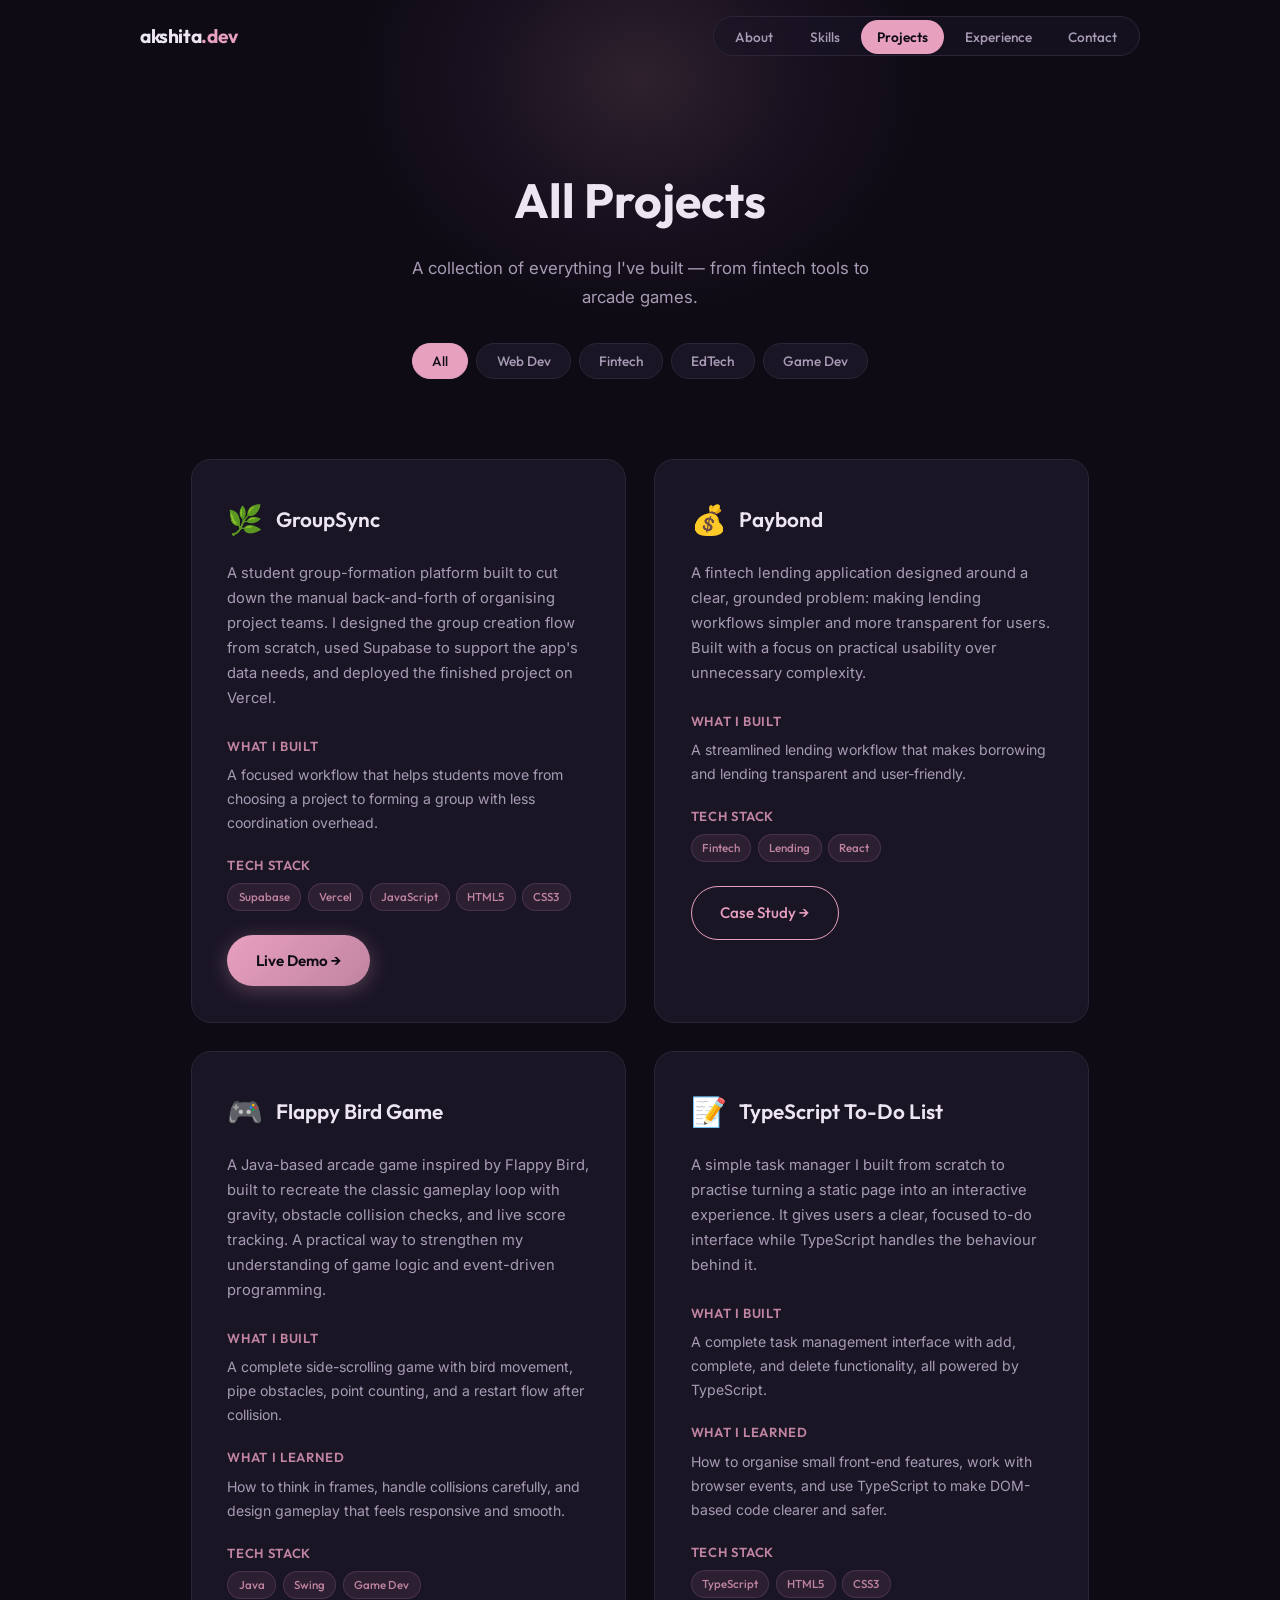
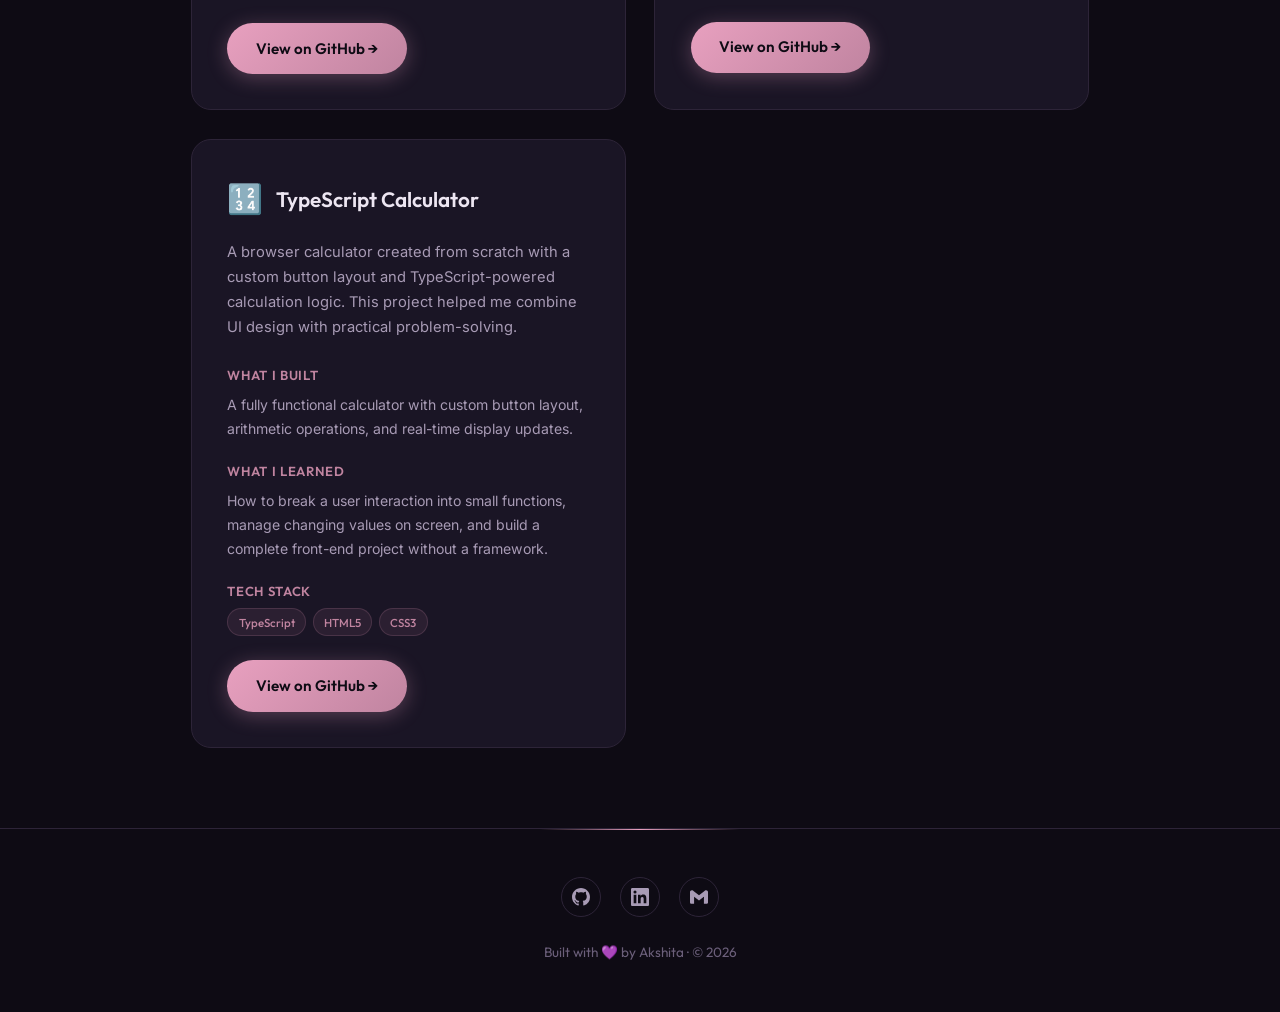
<file: projects.html>
<!DOCTYPE html>
<html lang="en">
<head>
  <meta charset="UTF-8">
  <meta name="viewport" content="width=device-width, initial-scale=1.0">
  <title>Projects — Akshita</title>
  <meta name="description" content="All projects by Akshita — fintech tools, student platforms, games, and web applications.">
  <link rel="preconnect" href="https://fonts.googleapis.com">
  <link rel="preconnect" href="https://fonts.gstatic.com" crossorigin>
  <link href="https://fonts.googleapis.com/css2?family=Inter:wght@400;500;600&family=Outfit:wght@300;400;500;600;700&display=swap" rel="stylesheet">
  <link rel="stylesheet" href="CSS%203/base.css">
  <link rel="stylesheet" href="CSS%203/animations.css">
  <link rel="stylesheet" href="CSS%203/header.css">
  <link rel="stylesheet" href="CSS%203/projects.css">
  <link rel="stylesheet" href="CSS%203/footer.css">
</head>
<body>

  <!-- Navigation -->
  <nav class="nav" id="main-nav">
    <div class="nav__inner">
      <a href="index.html" class="nav__brand">akshita<span>.dev</span></a>
      <button class="nav__toggle" id="nav-toggle" aria-label="Toggle menu">
        <span></span><span></span><span></span>
      </button>
      <ul class="nav__links" id="nav-links">
        <li><a href="index.html#about" class="nav__link">About</a></li>
        <li><a href="index.html#skills" class="nav__link">Skills</a></li>
        <li><a href="index.html#projects" class="nav__link is-active">Projects</a></li>
        <li><a href="index.html#experience" class="nav__link">Experience</a></li>
        <li><a href="index.html#contact" class="nav__link">Contact</a></li>
      </ul>
    </div>
  </nav>

  <main>
    <!-- Projects Page Hero -->
    <section class="projects-page-hero">
      <div class="hero__glow" aria-hidden="true"></div>
      <h1 class="projects-page-hero__title animate-on-scroll">All Projects</h1>
      <p class="projects-page-hero__subtitle animate-on-scroll">A collection of everything I've built — from fintech tools to arcade games.</p>
      <div class="projects-page-hero__filters animate-on-scroll">
        <button class="filter-btn is-active" data-filter="all">All</button>
        <button class="filter-btn" data-filter="web">Web Dev</button>
        <button class="filter-btn" data-filter="fintech">Fintech</button>
        <button class="filter-btn" data-filter="edtech">EdTech</button>
        <button class="filter-btn" data-filter="game">Game Dev</button>
      </div>
    </section>

    <!-- All Projects Grid -->
    <section class="section projects-page-grid-section">
      <div class="projects-page__grid">
        <article class="project-card-full animate-on-scroll" data-category="edtech">
          <div class="project-card-full__header">
            <span class="project-card-full__icon">🌿</span>
            <h2 class="project-card-full__title">GroupSync</h2>
          </div>
          <p class="project-card-full__desc">A student group-formation platform built to cut down the manual back-and-forth of organising project teams. I designed the group creation flow from scratch, used Supabase to support the app's data needs, and deployed the finished project on Vercel.</p>
          <div class="project-card-full__meta">
            <div class="project-card-full__section">
              <h4>What I Built</h4>
              <p>A focused workflow that helps students move from choosing a project to forming a group with less coordination overhead.</p>
            </div>
            <div class="project-card-full__section">
              <h4>Tech Stack</h4>
              <div class="project-card-full__tags">
                <span>Supabase</span><span>Vercel</span><span>JavaScript</span><span>HTML5</span><span>CSS3</span>
              </div>
            </div>
          </div>
          <div class="project-card-full__actions">
            <a href="https://mini-project-sem4-supabase.vercel.app/" class="btn btn--primary" target="_blank" rel="noopener noreferrer">Live Demo →</a>
          </div>
        </article>

        <article class="project-card-full animate-on-scroll" data-category="fintech">
          <div class="project-card-full__header">
            <span class="project-card-full__icon">💰</span>
            <h2 class="project-card-full__title">Paybond</h2>
          </div>
          <p class="project-card-full__desc">A fintech lending application designed around a clear, grounded problem: making lending workflows simpler and more transparent for users. Built with a focus on practical usability over unnecessary complexity.</p>
          <div class="project-card-full__meta">
            <div class="project-card-full__section">
              <h4>What I Built</h4>
              <p>A streamlined lending workflow that makes borrowing and lending transparent and user-friendly.</p>
            </div>
            <div class="project-card-full__section">
              <h4>Tech Stack</h4>
              <div class="project-card-full__tags">
                <span>Fintech</span><span>Lending</span><span>React</span>
              </div>
            </div>
          </div>
          <div class="project-card-full__actions">
            <a href="#" class="btn btn--outline">Case Study →</a>
          </div>
        </article>

        <article class="project-card-full animate-on-scroll" data-category="game">
          <div class="project-card-full__header">
            <span class="project-card-full__icon">🎮</span>
            <h2 class="project-card-full__title">Flappy Bird Game</h2>
          </div>
          <p class="project-card-full__desc">A Java-based arcade game inspired by Flappy Bird, built to recreate the classic gameplay loop with gravity, obstacle collision checks, and live score tracking. A practical way to strengthen my understanding of game logic and event-driven programming.</p>
          <div class="project-card-full__meta">
            <div class="project-card-full__section">
              <h4>What I Built</h4>
              <p>A complete side-scrolling game with bird movement, pipe obstacles, point counting, and a restart flow after collision.</p>
            </div>
            <div class="project-card-full__section">
              <h4>What I Learned</h4>
              <p>How to think in frames, handle collisions carefully, and design gameplay that feels responsive and smooth.</p>
            </div>
            <div class="project-card-full__section">
              <h4>Tech Stack</h4>
              <div class="project-card-full__tags">
                <span>Java</span><span>Swing</span><span>Game Dev</span>
              </div>
            </div>
          </div>
          <div class="project-card-full__actions">
            <a href="https://github.com/akshitagidde/Flappy-Bird-Game-using-java" class="btn btn--primary" target="_blank" rel="noopener noreferrer">View on GitHub →</a>
          </div>
        </article>

        <article class="project-card-full animate-on-scroll" data-category="web">
          <div class="project-card-full__header">
            <span class="project-card-full__icon">📝</span>
            <h2 class="project-card-full__title">TypeScript To-Do List</h2>
          </div>
          <p class="project-card-full__desc">A simple task manager I built from scratch to practise turning a static page into an interactive experience. It gives users a clear, focused to-do interface while TypeScript handles the behaviour behind it.</p>
          <div class="project-card-full__meta">
            <div class="project-card-full__section">
              <h4>What I Built</h4>
              <p>A complete task management interface with add, complete, and delete functionality, all powered by TypeScript.</p>
            </div>
            <div class="project-card-full__section">
              <h4>What I Learned</h4>
              <p>How to organise small front-end features, work with browser events, and use TypeScript to make DOM-based code clearer and safer.</p>
            </div>
            <div class="project-card-full__section">
              <h4>Tech Stack</h4>
              <div class="project-card-full__tags">
                <span>TypeScript</span><span>HTML5</span><span>CSS3</span>
              </div>
            </div>
          </div>
          <div class="project-card-full__actions">
            <a href="https://github.com/akshitagidde/To-do-list-by-TS" class="btn btn--primary" target="_blank" rel="noopener noreferrer">View on GitHub →</a>
          </div>
        </article>

        <article class="project-card-full animate-on-scroll" data-category="web">
          <div class="project-card-full__header">
            <span class="project-card-full__icon">🔢</span>
            <h2 class="project-card-full__title">TypeScript Calculator</h2>
          </div>
          <p class="project-card-full__desc">A browser calculator created from scratch with a custom button layout and TypeScript-powered calculation logic. This project helped me combine UI design with practical problem-solving.</p>
          <div class="project-card-full__meta">
            <div class="project-card-full__section">
              <h4>What I Built</h4>
              <p>A fully functional calculator with custom button layout, arithmetic operations, and real-time display updates.</p>
            </div>
            <div class="project-card-full__section">
              <h4>What I Learned</h4>
              <p>How to break a user interaction into small functions, manage changing values on screen, and build a complete front-end project without a framework.</p>
            </div>
            <div class="project-card-full__section">
              <h4>Tech Stack</h4>
              <div class="project-card-full__tags">
                <span>TypeScript</span><span>HTML5</span><span>CSS3</span>
              </div>
            </div>
          </div>
          <div class="project-card-full__actions">
            <a href="https://github.com/akshitagidde/Calculator-using-TS-and-HTML" class="btn btn--primary" target="_blank" rel="noopener noreferrer">View on GitHub →</a>
          </div>
        </article>
      </div>
    </section>
  </main>

  <!-- Footer -->
  <footer class="footer">
    <div class="footer__inner">
      <div class="footer__socials">
        <a href="https://github.com/akshitagidde" target="_blank" rel="noopener noreferrer" aria-label="GitHub">
          <svg viewBox="0 0 24 24" fill="currentColor" width="18" height="18"><path d="M12 0C5.37 0 0 5.37 0 12c0 5.31 3.435 9.795 8.205 11.385.6.105.825-.255.825-.57 0-.285-.015-1.23-.015-2.235-3.015.555-3.795-.735-4.035-1.41-.135-.345-.72-1.41-1.23-1.695-.42-.225-1.02-.78-.015-.795.945-.015 1.62.87 1.845 1.23 1.08 1.815 2.805 1.305 3.495.99.105-.78.42-1.305.765-1.605-2.67-.3-5.46-1.335-5.46-5.925 0-1.305.465-2.385 1.23-3.225-.12-.3-.54-1.53.12-3.18 0 0 1.005-.315 3.3 1.23.96-.27 1.98-.405 3-.405s2.04.135 3 .405c2.295-1.56 3.3-1.23 3.3-1.23.66 1.65.24 2.88.12 3.18.765.84 1.23 1.905 1.23 3.225 0 4.605-2.805 5.625-5.475 5.925.435.375.81 1.095.81 2.22 0 1.605-.015 2.895-.015 3.3 0 .315.225.69.825.57A12.02 12.02 0 0024 12c0-6.63-5.37-12-12-12z"/></svg>
        </a>
        <a href="https://www.linkedin.com/in/akshita-gidde-96129b32b/" target="_blank" rel="noopener noreferrer" aria-label="LinkedIn">
          <svg viewBox="0 0 24 24" fill="currentColor" width="18" height="18"><path d="M20.447 20.452h-3.554v-5.569c0-1.328-.027-3.037-1.852-3.037-1.853 0-2.136 1.445-2.136 2.939v5.667H9.351V9h3.414v1.561h.046c.477-.9 1.637-1.85 3.37-1.85 3.601 0 4.267 2.37 4.267 5.455v6.286zM5.337 7.433a2.062 2.062 0 01-2.063-2.065 2.064 2.064 0 112.063 2.065zm1.782 13.019H3.555V9h3.564v11.452zM22.225 0H1.771C.792 0 0 .774 0 1.729v20.542C0 23.227.792 24 1.771 24h20.451C23.2 24 24 23.227 24 22.271V1.729C24 .774 23.2 0 22.222 0h.003z"/></svg>
        </a>
        <a href="mailto:akshitagidde9@gmail.com" aria-label="Email">
          <svg viewBox="0 0 24 24" fill="currentColor" width="18" height="18"><path d="M24 5.457v13.909c0 .904-.732 1.636-1.636 1.636h-3.819V11.73L12 16.64l-6.545-4.91v9.273H1.636A1.636 1.636 0 010 19.366V5.457c0-2.023 2.309-3.178 3.927-1.964L5.455 4.64 12 9.548l6.545-4.91 1.528-1.145C21.69 2.28 24 3.434 24 5.457z"/></svg>
        </a>
      </div>
      <p class="footer__copy">Built with 💜 by Akshita · © 2026</p>
    </div>
  </footer>

  <script src="JS/script.js"></script>
</body>
</html>
</file>
